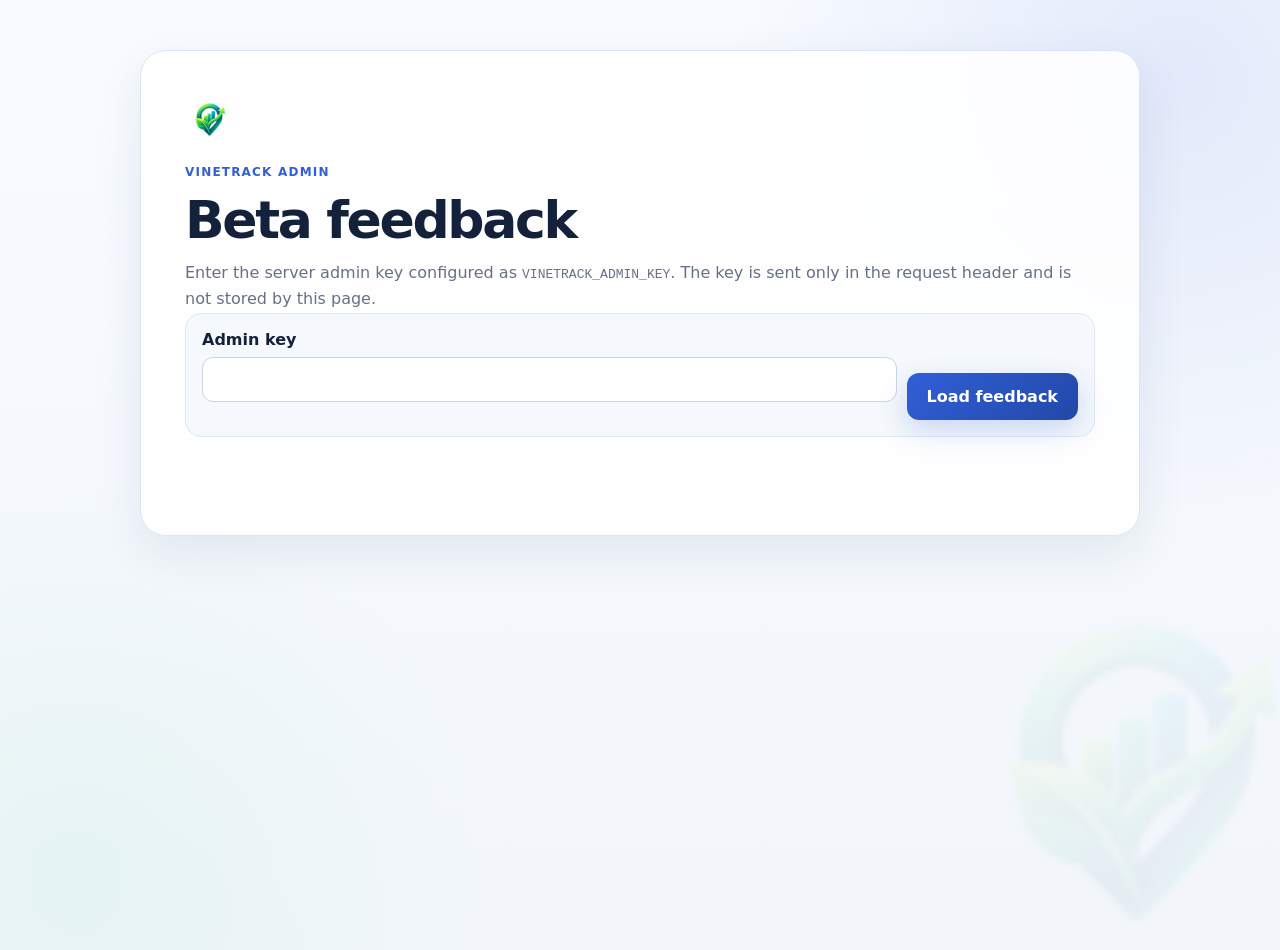
<file: admin.html>
<!doctype html><html lang="en"><head><meta charset="utf-8"><meta name="viewport" content="width=device-width,initial-scale=1"><title>VineTrack Beta Feedback Admin</title><link rel="stylesheet" href="landing.css"><style>.admin{max-width:1000px;margin:50px auto}.feedback-item{background:#fff;border:1px solid #dfe5f1;border-radius:14px;padding:18px;margin:12px 0}.feedback-item pre{white-space:pre-wrap;font:inherit;color:#4b5563}.admin-actions{display:flex;gap:10px;align-items:end}.admin-actions label{flex:1}</style></head><body><main class="wrap admin"><span class="eyebrow">VineTrack admin</span><h1>Beta feedback</h1><p class="sub">Enter the server admin key configured as <code>VINETRACK_ADMIN_KEY</code>. The key is sent only in the request header and is not stored by this page.</p><div class="admin-actions"><label>Admin key<input id="key" type="password"></label><button id="load" class="primary">Load feedback</button></div><p id="status" class="status"></p><div id="items"></div></main><script>
const $=id=>document.getElementById(id);$('load').onclick=async()=>{ $('status').textContent='Loading…';$('items').innerHTML='';try{const r=await fetch('/api/feedback-export',{headers:{'X-Admin-Key':$('key').value}});const d=await r.json();if(!r.ok)throw new Error(d.error||'Could not load feedback');$('status').textContent=`${d.count} feedback response${d.count===1?'':'s'}`;d.feedback.slice().reverse().forEach(x=>{const a=document.createElement('article');a.className='feedback-item';const h=document.createElement('strong');h.textContent=(x.app||'VineTrack feedback')+' · '+(x.server_received_at||x.at||x.createdAt||'');const pre=document.createElement('pre');pre.textContent=JSON.stringify(x,null,2);a.append(h,pre);$('items').appendChild(a);});}catch(e){$('status').textContent=e.message;}};
</script></body></html>
</file>
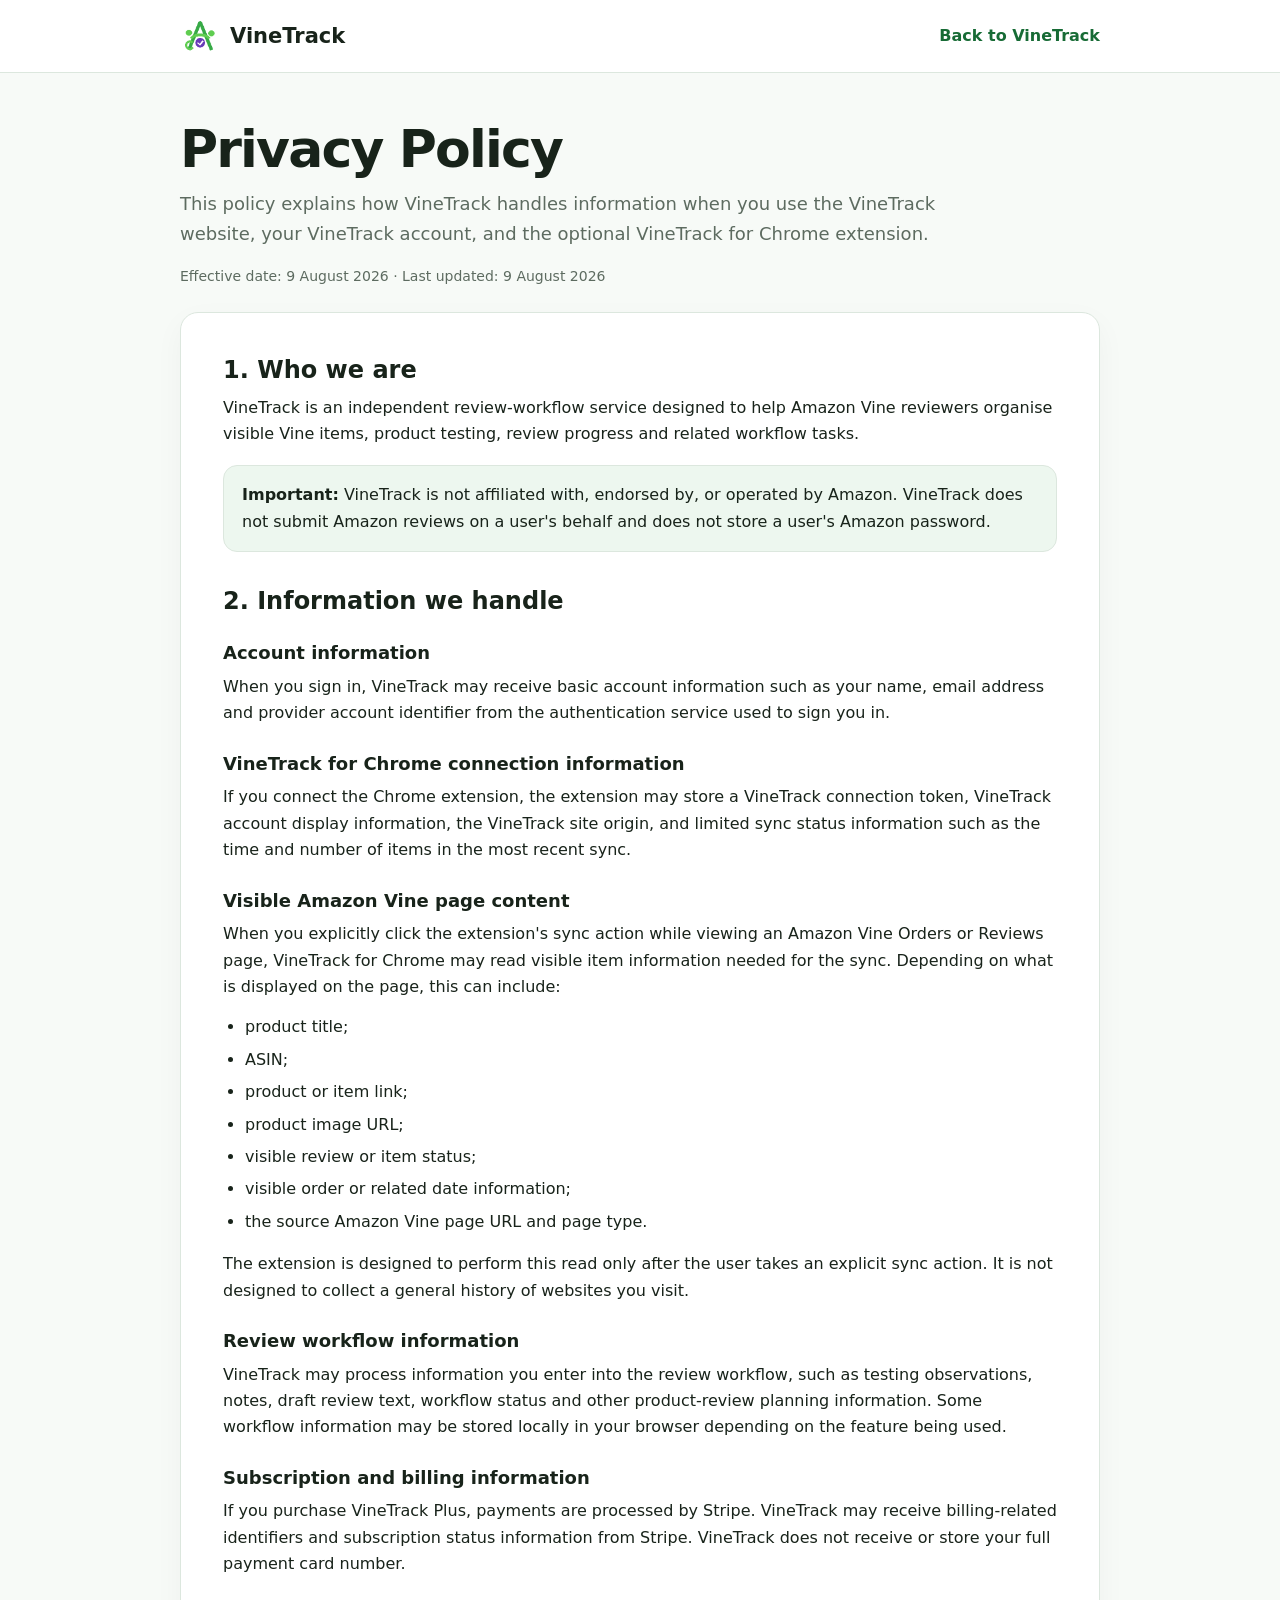
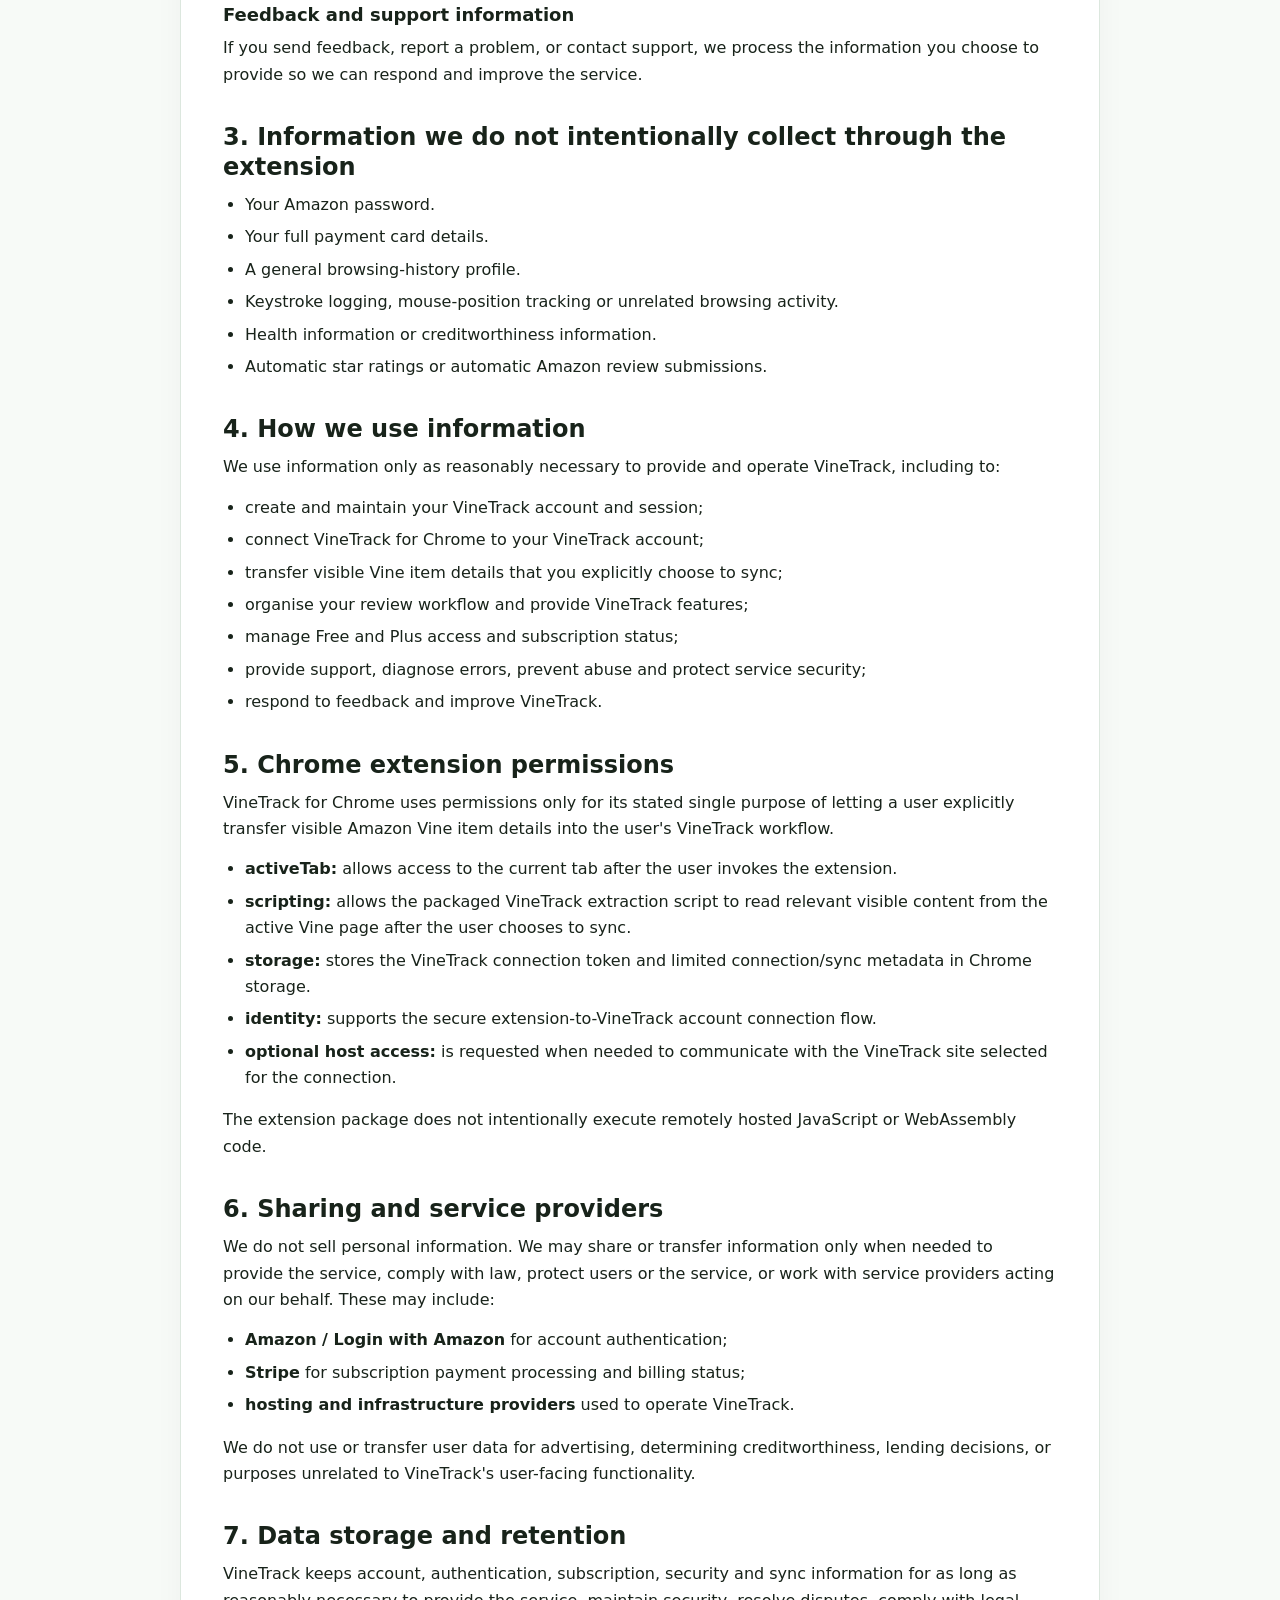
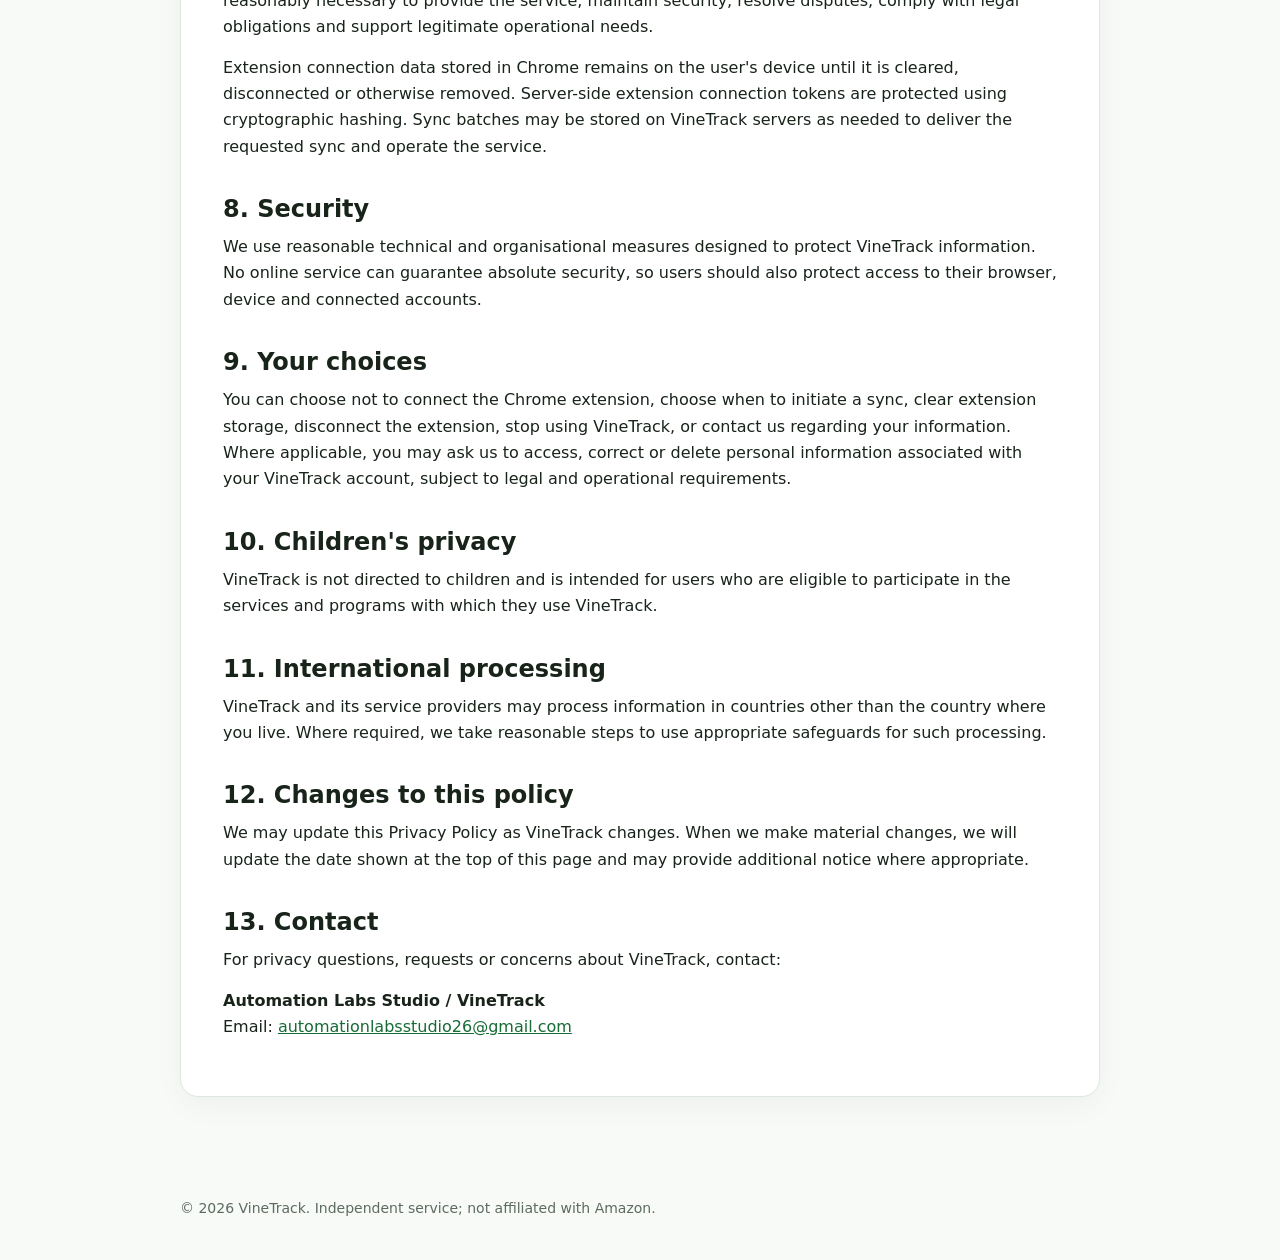
<file: privacy.html>
<!doctype html>
<html lang="en">
<head>
  <meta charset="utf-8">
  <meta name="viewport" content="width=device-width,initial-scale=1">
  <title>Privacy Policy | VineTrack</title>
  <meta name="description" content="VineTrack privacy policy for the VineTrack website and VineTrack for Chrome extension.">
  <style>
    :root{color-scheme:light dark;--bg:#f7faf7;--card:#fff;--text:#18231a;--muted:#5d6b60;--line:#dce7de;--soft:#edf7ef;--link:#176b35}
    @media (prefers-color-scheme:dark){:root{--bg:#0d130f;--card:#141c16;--text:#edf7ef;--muted:#b9c8bd;--line:#2b3b2f;--soft:#18261b;--link:#7dd592}}
    *{box-sizing:border-box} body{margin:0;background:var(--bg);color:var(--text);font:16px/1.65 system-ui,-apple-system,BlinkMacSystemFont,"Segoe UI",sans-serif} a{color:var(--link)}
    .wrap{width:min(920px,calc(100% - 32px));margin:0 auto} header{background:var(--card);border-bottom:1px solid var(--line)}
    .nav{min-height:72px;display:flex;align-items:center;justify-content:space-between;gap:20px}.brand{display:flex;align-items:center;gap:10px;text-decoration:none;color:var(--text);font-weight:800;font-size:21px}.brand-icon{width:40px;height:40px;display:block;object-fit:contain}.back{text-decoration:none;font-weight:650}
    main{padding:48px 0 72px}.hero{margin-bottom:24px}h1{font-size:clamp(34px,6vw,52px);line-height:1.08;margin:0 0 12px;letter-spacing:-.035em}.lead{color:var(--muted);font-size:18px;max-width:760px;margin:0}.meta{margin-top:16px;color:var(--muted);font-size:14px}
    article{background:var(--card);border:1px solid var(--line);border-radius:18px;padding:clamp(22px,5vw,42px);box-shadow:0 10px 30px rgba(24,35,26,.04)}h2{font-size:24px;line-height:1.25;margin:34px 0 10px}h2:first-child{margin-top:0}h3{font-size:18px;margin:22px 0 6px}p{margin:0 0 14px}ul{margin:8px 0 16px;padding-left:22px}li{margin:6px 0}.callout{background:var(--soft);border:1px solid var(--line);border-radius:14px;padding:16px 18px;margin:18px 0}footer{padding:28px 0 40px;color:var(--muted);font-size:14px}
  </style>
</head>
<body>
<header><div class="wrap nav"><a class="brand" href="/"><img class="brand-icon" alt="VineTrack" src="[data-uri]"><span>VineTrack</span></a><a class="back" href="/">Back to VineTrack</a></div></header>
<main class="wrap"><section class="hero"><h1>Privacy Policy</h1><p class="lead">This policy explains how VineTrack handles information when you use the VineTrack website, your VineTrack account, and the optional VineTrack for Chrome extension.</p><p class="meta">Effective date: 9 August 2026 · Last updated: 9 August 2026</p></section>
<article>
<h2>1. Who we are</h2><p>VineTrack is an independent review-workflow service designed to help Amazon Vine reviewers organise visible Vine items, product testing, review progress and related workflow tasks.</p><div class="callout"><strong>Important:</strong> VineTrack is not affiliated with, endorsed by, or operated by Amazon. VineTrack does not submit Amazon reviews on a user's behalf and does not store a user's Amazon password.</div>
<h2>2. Information we handle</h2><h3>Account information</h3><p>When you sign in, VineTrack may receive basic account information such as your name, email address and provider account identifier from the authentication service used to sign you in.</p><h3>VineTrack for Chrome connection information</h3><p>If you connect the Chrome extension, the extension may store a VineTrack connection token, VineTrack account display information, the VineTrack site origin, and limited sync status information such as the time and number of items in the most recent sync.</p><h3>Visible Amazon Vine page content</h3><p>When you explicitly click the extension's sync action while viewing an Amazon Vine Orders or Reviews page, VineTrack for Chrome may read visible item information needed for the sync. Depending on what is displayed on the page, this can include:</p><ul><li>product title;</li><li>ASIN;</li><li>product or item link;</li><li>product image URL;</li><li>visible review or item status;</li><li>visible order or related date information;</li><li>the source Amazon Vine page URL and page type.</li></ul><p>The extension is designed to perform this read only after the user takes an explicit sync action. It is not designed to collect a general history of websites you visit.</p><h3>Review workflow information</h3><p>VineTrack may process information you enter into the review workflow, such as testing observations, notes, draft review text, workflow status and other product-review planning information. Some workflow information may be stored locally in your browser depending on the feature being used.</p><h3>Subscription and billing information</h3><p>If you purchase VineTrack Plus, payments are processed by Stripe. VineTrack may receive billing-related identifiers and subscription status information from Stripe. VineTrack does not receive or store your full payment card number.</p><h3>Feedback and support information</h3><p>If you send feedback, report a problem, or contact support, we process the information you choose to provide so we can respond and improve the service.</p>
<h2>3. Information we do not intentionally collect through the extension</h2><ul><li>Your Amazon password.</li><li>Your full payment card details.</li><li>A general browsing-history profile.</li><li>Keystroke logging, mouse-position tracking or unrelated browsing activity.</li><li>Health information or creditworthiness information.</li><li>Automatic star ratings or automatic Amazon review submissions.</li></ul>
<h2>4. How we use information</h2><p>We use information only as reasonably necessary to provide and operate VineTrack, including to:</p><ul><li>create and maintain your VineTrack account and session;</li><li>connect VineTrack for Chrome to your VineTrack account;</li><li>transfer visible Vine item details that you explicitly choose to sync;</li><li>organise your review workflow and provide VineTrack features;</li><li>manage Free and Plus access and subscription status;</li><li>provide support, diagnose errors, prevent abuse and protect service security;</li><li>respond to feedback and improve VineTrack.</li></ul>
<h2>5. Chrome extension permissions</h2><p>VineTrack for Chrome uses permissions only for its stated single purpose of letting a user explicitly transfer visible Amazon Vine item details into the user's VineTrack workflow.</p><ul><li><strong>activeTab:</strong> allows access to the current tab after the user invokes the extension.</li><li><strong>scripting:</strong> allows the packaged VineTrack extraction script to read relevant visible content from the active Vine page after the user chooses to sync.</li><li><strong>storage:</strong> stores the VineTrack connection token and limited connection/sync metadata in Chrome storage.</li><li><strong>identity:</strong> supports the secure extension-to-VineTrack account connection flow.</li><li><strong>optional host access:</strong> is requested when needed to communicate with the VineTrack site selected for the connection.</li></ul><p>The extension package does not intentionally execute remotely hosted JavaScript or WebAssembly code.</p>
<h2>6. Sharing and service providers</h2><p>We do not sell personal information. We may share or transfer information only when needed to provide the service, comply with law, protect users or the service, or work with service providers acting on our behalf. These may include:</p><ul><li><strong>Amazon / Login with Amazon</strong> for account authentication;</li><li><strong>Stripe</strong> for subscription payment processing and billing status;</li><li><strong>hosting and infrastructure providers</strong> used to operate VineTrack.</li></ul><p>We do not use or transfer user data for advertising, determining creditworthiness, lending decisions, or purposes unrelated to VineTrack's user-facing functionality.</p>
<h2>7. Data storage and retention</h2><p>VineTrack keeps account, authentication, subscription, security and sync information for as long as reasonably necessary to provide the service, maintain security, resolve disputes, comply with legal obligations and support legitimate operational needs.</p><p>Extension connection data stored in Chrome remains on the user's device until it is cleared, disconnected or otherwise removed. Server-side extension connection tokens are protected using cryptographic hashing. Sync batches may be stored on VineTrack servers as needed to deliver the requested sync and operate the service.</p>
<h2>8. Security</h2><p>We use reasonable technical and organisational measures designed to protect VineTrack information. No online service can guarantee absolute security, so users should also protect access to their browser, device and connected accounts.</p>
<h2>9. Your choices</h2><p>You can choose not to connect the Chrome extension, choose when to initiate a sync, clear extension storage, disconnect the extension, stop using VineTrack, or contact us regarding your information. Where applicable, you may ask us to access, correct or delete personal information associated with your VineTrack account, subject to legal and operational requirements.</p>
<h2>10. Children's privacy</h2><p>VineTrack is not directed to children and is intended for users who are eligible to participate in the services and programs with which they use VineTrack.</p>
<h2>11. International processing</h2><p>VineTrack and its service providers may process information in countries other than the country where you live. Where required, we take reasonable steps to use appropriate safeguards for such processing.</p>
<h2>12. Changes to this policy</h2><p>We may update this Privacy Policy as VineTrack changes. When we make material changes, we will update the date shown at the top of this page and may provide additional notice where appropriate.</p>
<h2>13. Contact</h2><p>For privacy questions, requests or concerns about VineTrack, contact:</p><p><strong>Automation Labs Studio / VineTrack</strong><br>Email: <a href="mailto:automationlabsstudio26@gmail.com">automationlabsstudio26@gmail.com</a></p>
</article></main><footer><div class="wrap">© 2026 VineTrack. Independent service; not affiliated with Amazon.</div></footer></body></html>
</file>
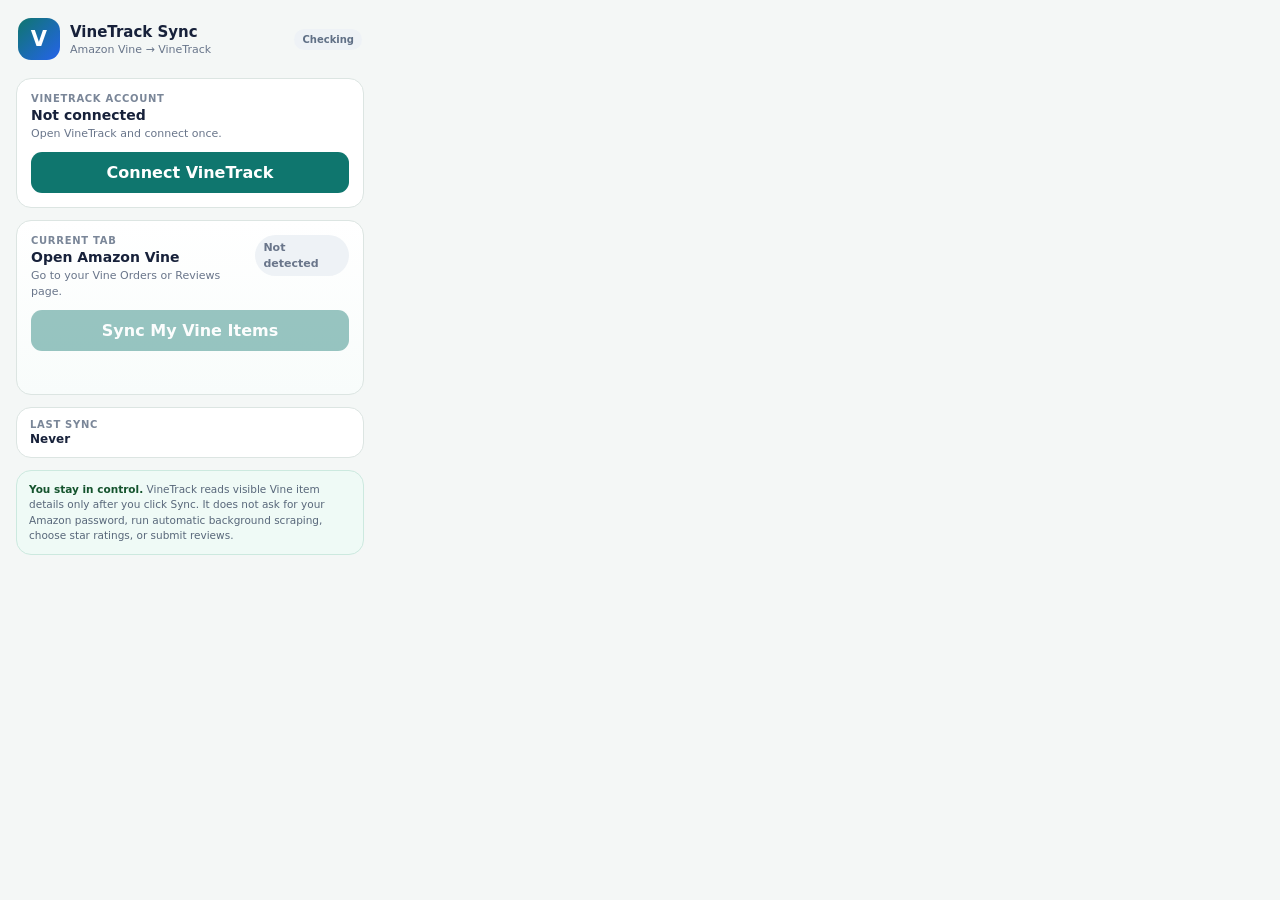
<file: chrome_extension_v14/popup.html>
<!doctype html>
<html lang="en">
<head>
  <meta charset="utf-8">
  <meta name="viewport" content="width=device-width,initial-scale=1">
  <title>VineTrack Sync</title>
  <link rel="stylesheet" href="popup.css">
</head>
<body>
  <main>
    <header class="brand-row">
      <div class="logo">V</div>
      <div><strong>VineTrack Sync</strong><span>Amazon Vine → VineTrack</span></div>
      <span id="statusBadge" class="badge">Checking</span>
    </header>

    <section id="connectionCard" class="card">
      <div class="card-head"><div><small>VineTrack account</small><strong id="accountName">Not connected</strong><span id="accountEmail">Open VineTrack and connect once.</span></div></div>
      <button id="connectBtn" class="primary">Connect VineTrack</button>
      <button id="openVineTrack" class="secondary" hidden>Open VineTrack</button>
    </section>

    <section class="card amazon-card">
      <div class="card-head"><div><small>Current tab</small><strong id="amazonState">Open Amazon Vine</strong><span id="amazonHint">Go to your Vine Orders or Reviews page.</span></div><span id="vineBadge" class="dot-badge">Not detected</span></div>
      <button id="syncNow" class="primary" disabled>Sync My Vine Items</button>
      <div id="syncMessage" class="message"></div>
    </section>

    <section class="mini-card">
      <div><small>Last sync</small><strong id="lastSync">Never</strong></div>
      <button id="disconnectBtn" class="text-btn" hidden>Disconnect</button>
    </section>

    <p class="trust"><strong>You stay in control.</strong> VineTrack reads visible Vine item details only after you click Sync. It does not ask for your Amazon password, run automatic background scraping, choose star ratings, or submit reviews.</p>
  </main>
  <script src="popup.js"></script>
</body>
</html>
</file>
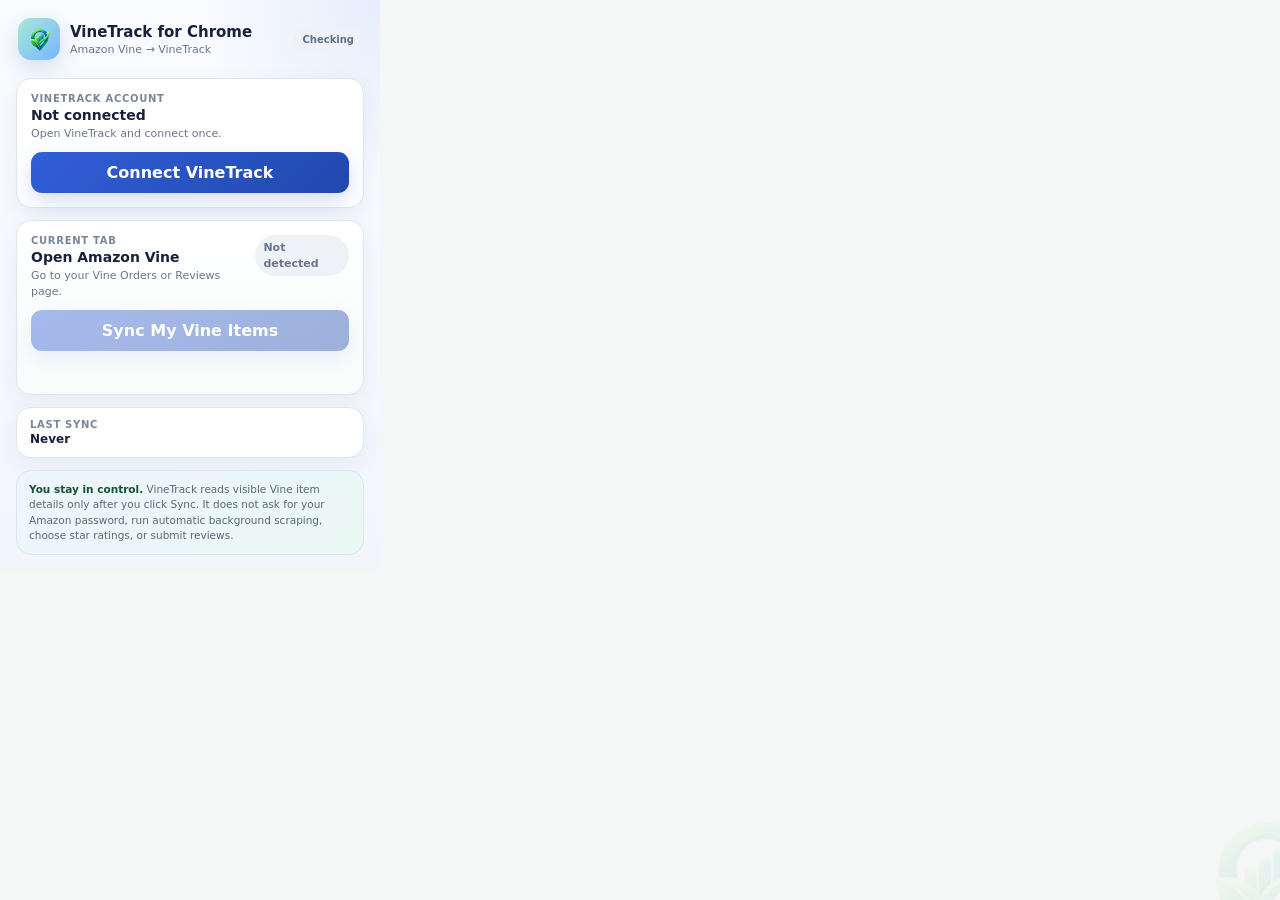
<file: chrome_extension_v16/popup.html>
<!doctype html>
<html lang="en">
<head>
  <meta charset="utf-8">
  <meta name="viewport" content="width=device-width,initial-scale=1">
  <title>VineTrack for Chrome</title>
  <link rel="stylesheet" href="popup.css">
</head>
<body>
  <main>
    <header class="brand-row">
      <div class="logo">V</div>
      <div><strong>VineTrack for Chrome</strong><span>Amazon Vine → VineTrack</span></div>
      <span id="statusBadge" class="badge">Checking</span>
    </header>

    <section id="connectionCard" class="card">
      <div class="card-head"><div><small>VineTrack account</small><strong id="accountName">Not connected</strong><span id="accountEmail">Open VineTrack and connect once.</span></div></div>
      <button id="connectBtn" class="primary">Connect VineTrack</button>
      <button id="openVineTrack" class="secondary" hidden>Open VineTrack</button>
    </section>

    <section class="card amazon-card">
      <div class="card-head"><div><small>Current tab</small><strong id="amazonState">Open Amazon Vine</strong><span id="amazonHint">Go to your Vine Orders or Reviews page.</span></div><span id="vineBadge" class="dot-badge">Not detected</span></div>
      <button id="syncNow" class="primary" disabled>Sync My Vine Items</button>
      <div id="syncMessage" class="message"></div>
    </section>

    <section class="mini-card">
      <div><small>Last sync</small><strong id="lastSync">Never</strong></div>
      <button id="disconnectBtn" class="text-btn" hidden>Disconnect</button>
    </section>

    <p class="trust"><strong>You stay in control.</strong> VineTrack reads visible Vine item details only after you click Sync. It does not ask for your Amazon password, run automatic background scraping, choose star ratings, or submit reviews.</p>
  </main>
  <script src="popup.js"></script>
</body>
</html>
</file>
<file: landing.css>
@import url("landing-base.css");
@import url("brand-refresh.css");
@import url("brand-icon-v2.css?v=20260825c");
</file>
<file: chrome_extension_v14/popup.css>
:root{font-family:Inter,ui-sans-serif,system-ui,-apple-system,BlinkMacSystemFont,"Segoe UI",sans-serif;color:#17213a;background:#f4f7f6}*{box-sizing:border-box}body{margin:0;width:380px}main{padding:16px;display:grid;gap:12px}.brand-row{display:grid;grid-template-columns:42px 1fr auto;align-items:center;gap:10px;padding:2px 2px 6px}.logo{width:42px;height:42px;border-radius:13px;display:grid;place-items:center;background:linear-gradient(135deg,#0f766e,#2563eb);color:#fff;font-size:21px;font-weight:900}.brand-row>div:nth-child(2){display:grid}.brand-row strong{font-size:15px}.brand-row span:not(.badge){font-size:11px;color:#68758a;margin-top:2px}.badge,.dot-badge{font-size:10px;font-weight:800;border-radius:999px;padding:5px 8px;background:#eef2f6;color:#607086}.badge.connected,.dot-badge.detected{background:#dcfce7;color:#166534}.card,.mini-card,.trust{background:#fff;border:1px solid #dce5e2;border-radius:15px}.card{padding:14px;display:grid;gap:11px}.card-head{display:flex;justify-content:space-between;align-items:flex-start;gap:10px}.card-head>div{display:grid;gap:3px}.card-head small,.mini-card small{font-size:10px;text-transform:uppercase;letter-spacing:.07em;color:#7a8698;font-weight:800}.card-head strong{font-size:14px}.card-head span{font-size:11px;color:#69758a;line-height:1.4}.amazon-card{background:linear-gradient(180deg,#fff,#f8fcfb)}button{border:0;border-radius:11px;padding:11px 12px;font:inherit;font-weight:800;cursor:pointer}.primary{background:#0f766e;color:#fff}.primary:disabled{opacity:.42;cursor:not-allowed}.secondary{background:#edf2f5;color:#25344e}.message{min-height:18px;font-size:11px;color:#607086;line-height:1.4}.message.ok{color:#067647}.message.error{color:#b42318}.mini-card{display:flex;align-items:center;justify-content:space-between;padding:11px 13px}.mini-card>div{display:grid;gap:2px}.mini-card strong{font-size:12px}.text-btn{background:transparent;color:#7c3aed;padding:6px;font-size:11px}.trust{margin:0;padding:11px 12px;font-size:10.5px;line-height:1.45;color:#58677a;background:#effaf6;border-color:#cce9df}.trust strong{color:#14532d}
</file>
<file: chrome_extension_v16/popup.css>
@import url("popup-base.css");
@import url("popup-brand-refresh.css");
</file>
